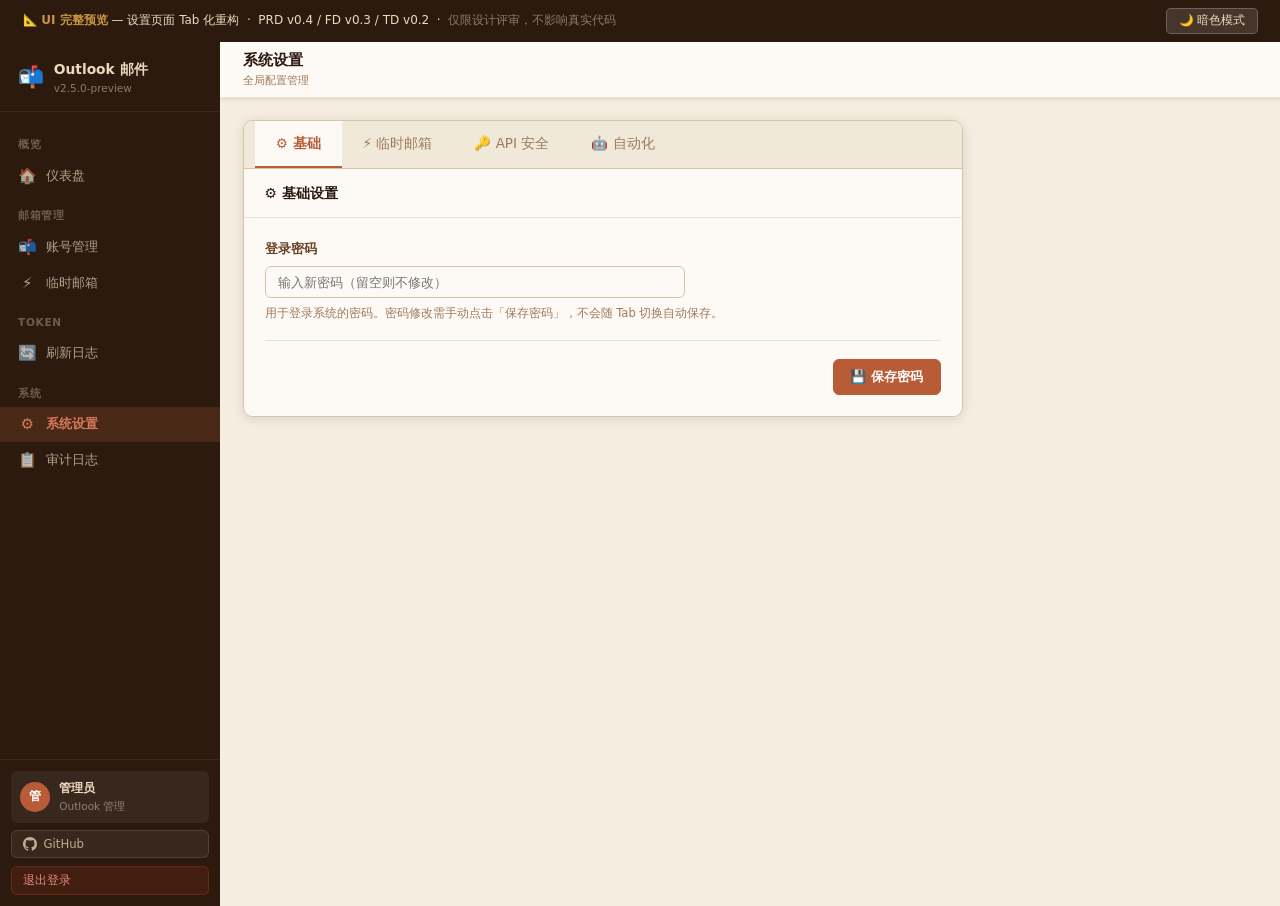
<file: docs/FD/2026-04-04-设置页面UI重构-完整预览.html>
<!DOCTYPE html>
<html lang="zh-CN">
<head>
<meta charset="UTF-8">
<meta name="viewport" content="width=device-width, initial-scale=1.0">
<title>设置页面 UI 重构完整预览 — PRD v0.4 / FD v0.3 / TD v0.2</title>
<style>
/* ============================================================
   设计系统：复刻项目真实 CSS 变量
   ============================================================ */
:root {
  --clr-primary:        #B85C38;
  --clr-primary-dark:   #8E3E22;
  --clr-primary-light:  #D4795A;
  --clr-accent:         #C8963E;
  --clr-jade:           #3A7D44;
  --clr-danger:         #C0392B;
  --clr-success:        #27AE60;
  --clr-warn:           #E67E22;

  --bg:                 #F5EDE0;
  --bg-card:            #FDFAF5;
  --bg-sidebar:         #2C1A0E;
  --bg-secondary:       #F0E8D8;
  --text:               #2C1810;
  --text-secondary:     #6B4226;
  --text-muted:         #9E7A5A;
  --border:             #D9C4A8;
  --border-light:       #EDE0CE;
  --bg-hover:           rgba(184,92,56,0.06);
  --shadow:             rgba(44, 24, 16, 0.12);

  --font-sans: 'PingFang SC', 'Noto Sans SC', 'Microsoft YaHei', system-ui, sans-serif;
  --font-mono: 'JetBrains Mono', Consolas, 'Courier New', monospace;
  --radius:     10px;
  --radius-sm:  6px;
  --transition: 0.22s ease;

  --sidebar-width: 220px;
  --topbar-height: 56px;
}

[data-theme="dark"] {
  --bg:             #1A1208;
  --bg-card:        #241A0F;
  --bg-secondary:   #1E1609;
  --text:           #EDD9BE;
  --text-secondary: #C9A97A;
  --text-muted:     #8C7058;
  --border:         #3D2C1E;
  --border-light:   #2E2014;
  --bg-hover:       rgba(184,92,56,0.1);
  --shadow:         rgba(0,0,0,0.4);
}

*, *::before, *::after { box-sizing: border-box; margin: 0; padding: 0; }
html { font-size: 15px; }
body {
  font-family: var(--font-sans);
  background: var(--bg);
  color: var(--text);
  min-height: 100vh;
  line-height: 1.6;
  transition: background 0.3s, color 0.3s;
}

/* ============================================================
   预览工具栏
   ============================================================ */
.preview-notice {
  background: var(--bg-sidebar);
  color: #EDD9BE;
  padding: 0.55rem 1.5rem;
  display: flex;
  align-items: center;
  justify-content: space-between;
  font-size: 0.8rem;
  position: sticky;
  top: 0;
  z-index: 9999;
}
.preview-notice strong { color: var(--clr-accent); }
.preview-notice-right { display: flex; gap: 0.6rem; align-items: center; }
.btn-toggle-theme {
  background: rgba(255,255,255,0.12);
  border: 1px solid rgba(255,255,255,0.22);
  color: #EDD9BE;
  padding: 0.28rem 0.75rem;
  border-radius: 5px;
  cursor: pointer;
  font-size: 0.78rem;
  font-family: inherit;
}
.btn-toggle-theme:hover { background: rgba(255,255,255,0.2); }

/* ============================================================
   应用外壳（模拟 #app）
   ============================================================ */
#app {
  display: flex;
  height: calc(100vh - 36px);
  overflow: hidden;
}

/* ============================================================
   侧边栏
   ============================================================ */
.sidebar {
  width: var(--sidebar-width);
  background: var(--bg-sidebar);
  display: flex;
  flex-direction: column;
  flex-shrink: 0;
  overflow-y: auto;
  overflow-x: hidden;
}
.sidebar-logo {
  display: flex;
  align-items: center;
  gap: 0.65rem;
  padding: 1.1rem 1.2rem 0.9rem;
  border-bottom: 1px solid rgba(255,255,255,0.06);
  color: #EDD9BE;
  font-weight: 700;
  font-size: 0.92rem;
}
.sidebar-logo .logo-mark { font-size: 1.4rem; }
.sidebar-logo small { display: block; font-size: 0.7rem; color: rgba(237,217,190,0.5); font-weight: 400; }
.sidebar-nav { flex: 1; padding: 0.75rem 0; }
.nav-section {
  font-size: 0.7rem;
  font-weight: 700;
  letter-spacing: 0.07em;
  color: rgba(237,217,190,0.35);
  padding: 0.9rem 1.2rem 0.35rem;
  text-transform: uppercase;
}
.nav-item {
  display: flex;
  align-items: center;
  gap: 0.6rem;
  width: 100%;
  padding: 0.58rem 1.2rem;
  background: none;
  border: none;
  color: rgba(237,217,190,0.7);
  font-family: inherit;
  font-size: 0.875rem;
  cursor: pointer;
  text-align: left;
  transition: background 0.18s, color 0.18s;
  border-radius: 0;
}
.nav-item:hover { background: rgba(255,255,255,0.07); color: #EDD9BE; }
.nav-item.active {
  background: rgba(184,92,56,0.22);
  color: var(--clr-primary-light);
  font-weight: 600;
}
.nav-icon { font-size: 1rem; width: 1.25rem; text-align: center; }
.sidebar-bottom {
  padding: 0.75rem;
  border-top: 1px solid rgba(255,255,255,0.06);
  display: flex;
  flex-direction: column;
  gap: 0.5rem;
}
.user-chip {
  display: flex;
  align-items: center;
  gap: 0.6rem;
  padding: 0.5rem 0.6rem;
  background: rgba(255,255,255,0.06);
  border-radius: var(--radius-sm);
}
.user-avatar {
  width: 30px; height: 30px;
  background: var(--clr-primary);
  border-radius: 50%;
  display: flex; align-items: center; justify-content: center;
  font-size: 0.8rem; font-weight: 700; color: #fff;
  flex-shrink: 0;
}
.user-chip-name { font-size: 0.82rem; font-weight: 600; color: #EDD9BE; }
.user-chip-role { font-size: 0.7rem; color: rgba(237,217,190,0.5); }
.btn-sidebar-action {
  display: flex; align-items: center; gap: 0.45rem;
  padding: 0.4rem 0.7rem;
  border-radius: var(--radius-sm);
  font-size: 0.78rem; font-family: inherit;
  cursor: pointer; border: 1px solid rgba(255,255,255,0.12);
  background: rgba(255,255,255,0.06); color: rgba(237,217,190,0.75);
  transition: all 0.18s;
}
.btn-sidebar-action:hover { background: rgba(255,255,255,0.12); color: #EDD9BE; }
.btn-logout { background: rgba(192,57,43,0.15); border-color: rgba(192,57,43,0.3); color: #E88A7D; }
.btn-logout:hover { background: rgba(192,57,43,0.25); }

/* ============================================================
   主内容区
   ============================================================ */
.content {
  flex: 1;
  display: flex;
  flex-direction: column;
  overflow: hidden;
  min-width: 0;
}
.topbar {
  height: var(--topbar-height);
  background: var(--bg-card);
  border-bottom: 1px solid var(--border-light);
  display: flex;
  align-items: center;
  justify-content: space-between;
  padding: 0 1.5rem;
  flex-shrink: 0;
  box-shadow: 0 1px 4px var(--shadow);
}
.topbar-left { display: flex; align-items: center; gap: 0.75rem; }
.topbar-title { font-size: 1rem; font-weight: 700; color: var(--text); }
.topbar-subtitle { font-size: 0.75rem; color: var(--text-muted); }
.page-scroll {
  flex: 1;
  overflow-y: auto;
  padding: 1.5rem;
}

/* ============================================================
   Card
   ============================================================ */
.card {
  background: var(--bg-card);
  border: 1px solid var(--border);
  border-radius: var(--radius);
  box-shadow: 0 2px 12px var(--shadow);
  margin-bottom: 1rem;
  overflow: hidden;
}
.card-header {
  padding: 0.85rem 1.4rem;
  border-bottom: 1px solid var(--border-light);
  display: flex;
  align-items: center;
  justify-content: space-between;
}
.card-title { font-size: 0.93rem; font-weight: 700; color: var(--text); }
.card-subtitle { font-size: 0.78rem; color: var(--text-muted); }
.card-body { padding: 1.4rem; }

/* ============================================================
   设置页面整体容器
   ============================================================ */
.settings-page {
  max-width: 720px;
}

/* ============================================================
   Tab 导航 — 作为内容卡片的头部（文件夹标签隐喻）
   ============================================================ */

/* 外层容器：Tab导航 + 内容区 合为一个卡片 */
.settings-card-shell {
  background: var(--bg-card);
  border: 1px solid var(--border);
  border-radius: var(--radius);
  box-shadow: 0 2px 12px var(--shadow);
  overflow: hidden;
}

/* Tab 导航栏（卡片头部） */
.settings-tab-nav {
  display: flex;
  border-bottom: 1px solid var(--border);
  overflow-x: auto;
  overflow-y: hidden;   /* 修复：防止出现垂直滚动条 */
  gap: 0;
  background: var(--bg-secondary);
  padding: 0 0.75rem;
  /* 不设置固定高度，由内容自然撑开 */
}
/* 隐藏水平滚动条（保留功能） */
.settings-tab-nav::-webkit-scrollbar { height: 0; }

.settings-tab {
  padding: 0.88rem 1.4rem;
  background: none;
  border: none;
  border-bottom: 3px solid transparent;
  margin-bottom: -1px;   /* 盖住下方边框线，制造连通感 */
  font-size: 0.9rem;
  font-weight: 500;
  color: var(--text-muted);
  cursor: pointer;
  position: relative;
  white-space: nowrap;
  transition: color 0.2s, background 0.2s, border-color 0.2s;
  font-family: inherit;
  display: flex;
  align-items: center;
  gap: 0.45rem;
  flex-shrink: 0;
}
.settings-tab:hover {
  color: var(--text);
  background: rgba(184,92,56,0.05);
}
.settings-tab.active {
  color: var(--clr-primary);
  font-weight: 700;
  border-bottom-color: var(--clr-primary);
  background: var(--bg-card);   /* 激活时背景与内容区一致，制造"翻开"效果 */
}

/* 保存中小圆点 — 明显的黄色，有含义 */
.settings-tab .saving-dot {
  width: 7px; height: 7px;
  border-radius: 50%;
  background: var(--clr-warn);
  display: none;
  animation: pulse-dot 0.8s ease infinite;
  flex-shrink: 0;
}
.settings-tab.saving .saving-dot { display: inline-block; }
/* 保存成功圆点 — 绿色短暂闪烁 */
.settings-tab .saving-dot.done {
  background: var(--clr-success);
  animation: none;
  display: inline-block;
}
@keyframes pulse-dot {
  0%, 100% { opacity: 1; transform: scale(1.1); }
  50%  { opacity: 0.45; transform: scale(0.65); }
}

/* Tab 内容区（在 shell 内，无额外 padding，由 card-body 控制） */
.settings-tab-body {
  padding: 0;
}

/* ============================================================
   Tab 内容（在 shell 内部）
   ============================================================ */
.settings-tab-pane { display: none; }
.settings-tab-pane.active { display: block; }

/* Tab 内的卡片：去掉外部 box-shadow 和 border，改用 divider 分割 */
.settings-tab-pane .card {
  border: none;
  box-shadow: none;
  border-radius: 0;
  margin-bottom: 0;
  border-bottom: 1px solid var(--border-light);
}
.settings-tab-pane .card:last-child {
  border-bottom: none;
}
/* 避免 shell 内卡片顶部 header 与 tab-nav 底部出现双重分割线 */
.settings-tab-pane .card:first-child .card-header {
  border-top: none;
}

/* ============================================================
   表单样式
   ============================================================ */
.form-group { margin-bottom: 1.2rem; }
.form-label {
  display: block;
  font-size: 0.87rem;
  font-weight: 600;
  color: var(--text-secondary);
  margin-bottom: 0.42rem;
}
.form-input {
  width: 100%;
  padding: 0.52rem 0.85rem;
  border: 1px solid var(--border);
  border-radius: var(--radius-sm);
  background: var(--bg-card);
  color: var(--text);
  font-size: 0.88rem;
  font-family: inherit;
  transition: border-color 0.2s, box-shadow 0.2s;
  outline: none;
}
.form-input:focus {
  border-color: var(--clr-primary-light);
  box-shadow: 0 0 0 3px rgba(184,92,56,0.11);
}
textarea.form-input {
  resize: vertical;
  font-family: var(--font-mono);
  font-size: 0.83rem;
}
.form-input.narrow { max-width: 420px; }
.form-input.xnarrow { max-width: 120px; }
.form-input[type="number"].xnarrow { width: 120px; }
.form-hint {
  font-size: 0.77rem;
  color: var(--text-muted);
  margin-top: 0.38rem;
}

/* ============================================================
   只读字段
   ============================================================ */
.readonly-wrap { position: relative; }
.readonly-badge {
  position: absolute;
  right: 10px;
  top: 50%;
  transform: translateY(-50%);
  font-size: 0.8rem;
  color: var(--text-muted);
  pointer-events: none;
}
.form-input.readonly-field {
  background: var(--bg-secondary) !important;
  border-color: var(--border-light) !important;
  color: var(--text-muted);
  cursor: not-allowed;
  padding-right: 2.2rem;
}
textarea.readonly-field { padding-right: 0.85rem; }
.readonly-hint {
  font-size: 0.76rem;
  color: var(--clr-jade);
  margin-top: 0.32rem;
  display: flex;
  align-items: center;
  gap: 0.3rem;
}

/* ============================================================
   Provider 单选卡片
   ============================================================ */
.provider-radio-group {
  display: flex;
  gap: 0.85rem;
  flex-wrap: wrap;
}
.provider-radio { flex: 1; min-width: 210px; cursor: pointer; }
.provider-radio input[type="radio"] { display: none; }
.provider-radio-label {
  display: flex;
  align-items: center;
  gap: 0.8rem;
  padding: 0.9rem 1.1rem;
  border: 2px solid var(--border);
  border-radius: var(--radius);
  background: var(--bg-card);
  transition: border-color 0.2s, background 0.2s;
  cursor: pointer;
  user-select: none;
}
.provider-radio-label:hover {
  border-color: var(--clr-primary-light);
  background: var(--bg-hover);
}
.provider-radio input[type="radio"]:checked + .provider-radio-label {
  border-color: var(--clr-primary);
  background: rgba(184,92,56,0.05);
  box-shadow: 0 0 0 3px rgba(184,92,56,0.10);
}
.provider-radio-dot {
  width: 17px; height: 17px;
  border-radius: 50%;
  border: 2px solid var(--border);
  flex-shrink: 0;
  display: flex; align-items: center; justify-content: center;
  transition: border-color 0.2s;
}
.provider-radio input[type="radio"]:checked + .provider-radio-label .provider-radio-dot {
  border-color: var(--clr-primary);
  background: var(--clr-primary);
  box-shadow: inset 0 0 0 3px var(--bg-card);
}
.provider-radio-info { display: flex; flex-direction: column; }
.provider-name { font-size: 0.9rem; font-weight: 700; color: var(--text); }
.provider-desc { font-size: 0.76rem; color: var(--text-muted); margin-top: 0.12rem; }

/* ============================================================
   按钮
   ============================================================ */
.btn {
  display: inline-flex; align-items: center; gap: 0.38rem;
  padding: 0.52rem 1.1rem;
  border-radius: var(--radius-sm);
  font-size: 0.87rem; font-weight: 600;
  border: 1px solid transparent;
  cursor: pointer;
  transition: all 0.2s;
  font-family: inherit;
}
.btn-primary { background: var(--clr-primary); color: #fff; border-color: var(--clr-primary); }
.btn-primary:hover { background: var(--clr-primary-dark); border-color: var(--clr-primary-dark); }
.btn-primary:disabled { opacity: 0.6; cursor: not-allowed; }
.btn-secondary { background: var(--bg-card); color: var(--clr-primary); border-color: var(--border); }
.btn-secondary:hover { border-color: var(--clr-primary-light); background: var(--bg-hover); }
.btn-outline { background: transparent; color: var(--text-muted); border-color: var(--border); }
.btn-outline:hover { color: var(--text); border-color: var(--border); background: var(--bg-hover); }
.btn-sm { padding: 0.35rem 0.78rem; font-size: 0.8rem; }

/* ============================================================
   同步状态
   ============================================================ */
.sync-status {
  display: flex; align-items: center; gap: 0.5rem;
  padding: 0.55rem 0.9rem;
  background: rgba(58,125,68,0.08);
  border: 1px solid rgba(58,125,68,0.25);
  border-radius: var(--radius-sm);
  font-size: 0.8rem; color: var(--clr-jade);
  margin-bottom: 0.9rem;
}

/* ============================================================
   自动保存提示条（toast 风格）
   ============================================================ */
.autosave-toast {
  position: fixed;
  top: 64px;
  left: 50%;
  transform: translateX(-50%) translateY(-8px);
  z-index: 9999;
  min-width: 280px;
  padding: 0.65rem 1.2rem;
  background: rgba(200,150,62,0.12);
  border: 1px solid rgba(200,150,62,0.35);
  border-radius: var(--radius-sm);
  font-size: 0.82rem;
  color: var(--clr-accent);
  display: flex; align-items: center; gap: 0.6rem;
  box-shadow: 0 4px 20px rgba(0,0,0,0.12);
  animation: slideDown 0.22s ease forwards;
}
.autosave-toast.error {
  background: rgba(192,57,43,0.09);
  border-color: rgba(192,57,43,0.28);
  color: var(--clr-danger);
}
@keyframes slideDown {
  from { opacity: 0; transform: translateX(-50%) translateY(-16px); }
  to   { opacity: 1; transform: translateX(-50%) translateY(0); }
}

/* ============================================================
   分隔线 / 子标题
   ============================================================ */
.divider { border: none; border-top: 1px solid var(--border-light); margin: 1.25rem 0; }
.section-title {
  font-size: 0.88rem; font-weight: 700; color: var(--text-muted);
  margin-bottom: 0.9rem;
  display: flex; align-items: center; gap: 0.45rem;
}
.section-block {
  padding: 1rem 1.1rem;
  background: var(--bg-secondary);
  border-radius: var(--radius-sm);
  border: 1px solid var(--border-light);
  margin-top: 0.75rem;
}

/* ============================================================
   保存栏
   ============================================================ */
.save-bar {
  display: flex; justify-content: flex-end; gap: 0.65rem;
  padding-top: 1.2rem;
  border-top: 1px solid var(--border-light);
  margin-top: 1.2rem;
}

/* ============================================================
   内联行布局
   ============================================================ */
.inline-row { display: flex; align-items: center; gap: 0.65rem; }
.unit-label { font-size: 0.85rem; color: var(--text-muted); font-weight: 500; white-space: nowrap; }

/* ============================================================
   Cron 样例按钮网格
   ============================================================ */
.cron-grid {
  display: grid;
  grid-template-columns: repeat(auto-fill, minmax(150px, 1fr));
  gap: 0.5rem;
}

/* ============================================================
   折叠内容区
   ============================================================ */
.collapsible { overflow: hidden; transition: max-height 0.3s ease; }
</style>
</head>
<body>

<!-- 预览工具栏 -->
<div class="preview-notice">
  <div>📐 <strong>UI 完整预览</strong> — 设置页面 Tab 化重构 &nbsp;·&nbsp; PRD v0.4 / FD v0.3 / TD v0.2 &nbsp;·&nbsp; <span style="opacity:0.5;">仅限设计评审，不影响真实代码</span></div>
  <div class="preview-notice-right">
    <button class="btn-toggle-theme" onclick="toggleTheme()" id="themeBtn">🌙 暗色模式</button>
  </div>
</div>

<!-- 应用外壳 -->
<div id="app">

  <!-- ===== 侧边栏 ===== -->
  <aside class="sidebar">
    <div class="sidebar-logo">
      <div class="logo-mark">📬</div>
      <div>
        <span>Outlook 邮件</span>
        <small>v2.5.0-preview</small>
      </div>
    </div>

    <nav class="sidebar-nav">
      <div class="nav-section">概览</div>
      <button class="nav-item" onclick="fakeNav(this, '仪表盘', '系统概览')">
        <span class="nav-icon">🏠</span><span>仪表盘</span>
      </button>

      <div class="nav-section">邮箱管理</div>
      <button class="nav-item" onclick="fakeNav(this, '账号管理', '管理 Outlook 账号')">
        <span class="nav-icon">📬</span><span>账号管理</span>
      </button>
      <button class="nav-item" onclick="fakeNav(this, '临时邮箱', '管理临时邮箱')">
        <span class="nav-icon">⚡</span><span>临时邮箱</span>
      </button>

      <div class="nav-section">Token</div>
      <button class="nav-item" onclick="fakeNav(this, '刷新日志', 'Token 刷新历史')">
        <span class="nav-icon">🔄</span><span>刷新日志</span>
      </button>

      <div class="nav-section">系统</div>
      <button class="nav-item active" id="nav-settings" onclick="fakeNav(this, '系统设置', '全局配置管理')">
        <span class="nav-icon">⚙️</span><span>系统设置</span>
      </button>
      <button class="nav-item" onclick="fakeNav(this, '审计日志', '操作记录')">
        <span class="nav-icon">📋</span><span>审计日志</span>
      </button>
    </nav>

    <div class="sidebar-bottom">
      <div class="user-chip">
        <div class="user-avatar">管</div>
        <div>
          <div class="user-chip-name">管理员</div>
          <div class="user-chip-role">Outlook 管理</div>
        </div>
      </div>
      <button class="btn-sidebar-action">
        <svg width="14" height="14" viewBox="0 0 16 16" fill="currentColor"><path d="M8 0C3.58 0 0 3.58 0 8c0 3.54 2.29 6.53 5.47 7.59.4.07.55-.17.55-.38 0-.19-.01-.82-.01-1.49-2.01.37-2.53-.49-2.69-.94-.09-.23-.48-.94-.82-1.13-.28-.15-.68-.52-.01-.53.63-.01 1.08.58 1.23.82.72 1.21 1.87.87 2.33.66.07-.52.28-.87.51-1.07-1.78-.2-3.64-.89-3.64-3.95 0-.87.31-1.59.82-2.15-.08-.2-.36-1.02.08-2.12 0 0 .67-.21 2.2.82.64-.18 1.32-.27 2-.27.68 0 1.36.09 2 .27 1.53-1.04 2.2-.82 2.2-.82.44 1.1.16 1.92.08 2.12.51.56.82 1.27.82 2.15 0 3.07-1.87 3.75-3.65 3.95.29.25.54.73.54 1.48 0 1.07-.01 1.93-.01 2.2 0 .21.15.46.55.38A8.013 8.013 0 0016 8c0-4.42-3.58-8-8-8z"/></svg>
        GitHub
      </button>
      <button class="btn-sidebar-action btn-logout">退出登录</button>
    </div>
  </aside>

  <!-- ===== 主内容区 ===== -->
  <div class="content">
    <!-- Topbar -->
    <header class="topbar">
      <div class="topbar-left">
        <div>
          <div class="topbar-title" id="topbarTitle">系统设置</div>
          <div class="topbar-subtitle" id="topbarSubtitle">全局配置管理</div>
        </div>
      </div>
      <div style="font-size:0.78rem;color:var(--text-muted);">
        <!-- 右侧操作区占位 -->
      </div>
    </header>

    <!-- 页面内容 -->
    <div class="page-scroll">
      <div class="settings-page">

        <div class="settings-card-shell">

        <!-- Tab 导航 -->
        <div class="settings-tab-nav">
          <button class="settings-tab active" id="stab-basic" onclick="switchSettingsTab('basic', this)">
            ⚙️ 基础
            <span class="saving-dot"></span>
          </button>
          <button class="settings-tab" id="stab-temp-mail" onclick="switchSettingsTab('temp-mail', this)">
            ⚡ 临时邮箱
            <span class="saving-dot"></span>
          </button>
          <button class="settings-tab" id="stab-api-security" onclick="switchSettingsTab('api-security', this)">
            🔑 API 安全
            <span class="saving-dot"></span>
          </button>
          <button class="settings-tab" id="stab-automation" onclick="switchSettingsTab('automation', this)">
            🤖 自动化
            <span class="saving-dot"></span>
          </button>
        </div>

        <!-- ==========================================
             Tab 1: 基础设置
        ========================================== -->
        <div class="settings-tab-pane active" id="stab-pane-basic">
          <div class="settings-tab-body">
            <div class="card">
              <div class="card-header">
                <div class="card-title">⚙️ 基础设置</div>
              </div>
              <div class="card-body">
                <div class="form-group">
                  <label class="form-label" for="settingsPassword">登录密码</label>
                  <input type="password" class="form-input narrow" id="settingsPassword" placeholder="输入新密码（留空则不修改）">
                  <div class="form-hint">用于登录系统的密码。密码修改需手动点击「保存密码」，不会随 Tab 切换自动保存。</div>
                </div>
                <div class="save-bar">
                  <button class="btn btn-primary" onclick="simulateSavePassword(this)">💾 保存密码</button>
                </div>
              </div>
            </div>
          </div>
        </div>

        <!-- ==========================================
             Tab 2: 临时邮箱
        ========================================== -->
        <div class="settings-tab-pane" id="stab-pane-temp-mail">
          <div class="settings-tab-body">

          <!-- Provider 选择卡 -->
          <div class="card">
            <div class="card-body" style="padding-bottom:1.1rem;">
              <div class="form-group" style="margin-bottom:0;">
                <label class="form-label">全局临时邮箱 Provider</label>
                <div class="form-hint" style="margin-bottom:0.8rem;">
                  决定 external API 和其他未明确指定 provider 的操作所使用的来源。生成邮箱时可在临时邮箱页面独立选择。
                </div>
                <div class="provider-radio-group">
                  <label class="provider-radio">
                    <input type="radio" name="settingsTempMailProvider" value="legacy_bridge" onchange="onProviderChange('legacy_bridge')">
                    <span class="provider-radio-label">
                      <span class="provider-radio-dot"></span>
                      <span class="provider-radio-info">
                        <span class="provider-name">🔧 GPTMail (Legacy Bridge)</span>
                        <span class="provider-desc">自建域名临时邮箱，手动配置 API 服务</span>
                      </span>
                    </span>
                  </label>
                  <label class="provider-radio">
                    <input type="radio" name="settingsTempMailProvider" value="cloudflare_temp_mail" checked onchange="onProviderChange('cloudflare_temp_mail')">
                    <span class="provider-radio-label">
                      <span class="provider-radio-dot"></span>
                      <span class="provider-radio-info">
                        <span class="provider-name">☁ Cloudflare Temp Mail</span>
                        <span class="provider-desc">CF Worker 部署的临时邮箱，域名从 Worker 同步</span>
                      </span>
                    </span>
                  </label>
                </div>
              </div>
            </div>
          </div>

          <!-- GPTMail 配置面板 -->
          <div class="card" id="panel-gptmail" style="display:none;">
            <div class="card-header">
              <div class="card-title">🔧 GPTMail 配置</div>
              <div class="card-subtitle">Legacy Bridge — 与 CF Worker 独立，互不覆盖</div>
            </div>
            <div class="card-body">
              <div class="form-group">
                <label class="form-label" for="settingsTempMailApiBaseUrl">API Base URL</label>
                <input type="text" class="form-input" id="settingsTempMailApiBaseUrl" value="https://gptmail.example.com" placeholder="https://mail.example.com">
                <div class="form-hint">上游临时邮箱服务地址，留空则使用默认配置。</div>
              </div>
              <div class="form-group">
                <label class="form-label" for="settingsTempMailApiKey">API Key</label>
                <input type="password" class="form-input narrow" id="settingsTempMailApiKey" value="sk-****abcd" placeholder="输入临时邮箱 API Key">
                <div class="form-hint">用于鉴权的 API Key。已设置时显示脱敏值，留空则不修改。</div>
              </div>
              <hr class="divider">
              <div class="form-group">
                <label class="form-label" for="settingsTempMailDomains">可用域名（JSON）</label>
                <textarea class="form-input" id="settingsTempMailDomains" rows="4">[
  {"name": "mail.example.com", "enabled": true},
  {"name": "temp.example.net", "enabled": true}
]</textarea>
                <div class="form-hint">手动维护的可用域名白名单。支持字符串数组或 {name, enabled} 对象数组。</div>
              </div>
              <div class="form-group">
                <label class="form-label" for="settingsTempMailDefaultDomain">默认域名</label>
                <input type="text" class="form-input narrow" id="settingsTempMailDefaultDomain" value="mail.example.com" placeholder="mail.example.com">
              </div>
              <div class="form-group">
                <label class="form-label" for="settingsTempMailPrefixRules">前缀规则（JSON）</label>
                <textarea class="form-input" id="settingsTempMailPrefixRules" rows="4">{
  "min_length": 1,
  "max_length": 32,
  "pattern": "^[a-z0-9][a-z0-9._-]*$"
}</textarea>
                <div class="form-hint">邮箱前缀格式校验规则，独立于 CF Worker 前缀规则单独保存。</div>
              </div>
              <div class="save-bar">
                <button class="btn btn-secondary btn-sm">重置</button>
                <button class="btn btn-primary" onclick="simulateAutoSave(this, 'temp-mail')">💾 保存设置</button>
              </div>
            </div>
          </div>

          <!-- CF Worker 配置面板 -->
          <div class="card" id="panel-cf">
            <div class="card-header">
              <div class="card-title">☁ Cloudflare Temp Email Worker 配置</div>
              <div class="card-subtitle">与 GPTMail 完全独立，互不覆盖</div>
            </div>
            <div class="card-body">

              <div class="form-group">
                <label class="form-label" for="settingsCfWorkerBaseUrl">CF Worker 部署地址</label>
                <input type="text" class="form-input" id="settingsCfWorkerBaseUrl" value="https://mail.yourname.workers.dev" placeholder="https://mail.yourname.workers.dev">
                <div class="form-hint">Cloudflare Worker 的部署 URL，不含尾部斜杠。</div>
              </div>
              <div class="form-group">
                <label class="form-label" for="settingsCfWorkerAdminKey">CF Worker Admin 密码</label>
                <input type="password" class="form-input narrow" id="settingsCfWorkerAdminKey" value="••••••••" placeholder="CF Worker 的 ADMIN_PASSWORDS 值" autocomplete="off">
                <div class="form-hint">对应 CF Worker 环境变量 ADMIN_PASSWORDS 中的密码值。</div>
              </div>

              <hr class="divider">

              <!-- 同步操作区 -->
              <div class="form-group">
                <button type="button" class="btn btn-secondary" id="btnSyncCfWorkerDomains" onclick="simulateCfSync()">
                  ☁ 从 CF Worker 同步域名
                </button>
                <div class="form-hint" style="margin-top:0.45rem;">
                  自动读取 CF Worker 的域名配置，同步至下方「已同步域名列表」和「默认域名」字段（只读展示）。
                </div>
              </div>

              <!-- 同步状态 -->
              <div class="sync-status" id="cfWorkerSyncTime">
                ✅ 上次同步：2026-04-04 14:30 — 已同步 3 个域名，默认：mail1.workers.dev
              </div>

              <!-- 只读：已同步域名 -->
              <div class="form-group">
                <label class="form-label">
                  已同步域名列表
                  <span style="font-size:0.74rem;color:var(--text-muted);font-weight:400;">（只读 — 由同步操作写入）</span>
                </label>
                <div class="readonly-wrap">
                  <textarea class="form-input readonly-field" id="settingsCfWorkerDomains" rows="4" readonly placeholder="尚未同步，点击「从 CF Worker 同步域名」获取">[
  {"name": "mail1.workers.dev", "enabled": true},
  {"name": "mail2.workers.dev", "enabled": true},
  {"name": "mail3.workers.dev", "enabled": true}
]</textarea>
                </div>
                <div class="readonly-hint">🔒 该字段由「从 CF Worker 同步域名」操作自动写入，不可手动修改</div>
              </div>

              <!-- 只读：默认域名 -->
              <div class="form-group">
                <label class="form-label">
                  默认域名
                  <span style="font-size:0.74rem;color:var(--text-muted);font-weight:400;">（只读 — 由同步操作写入）</span>
                </label>
                <div class="readonly-wrap">
                  <input type="text" class="form-input readonly-field narrow" id="settingsCfWorkerDefaultDomain" value="mail1.workers.dev" readonly placeholder="尚未同步">
                  <span class="readonly-badge">🔒</span>
                </div>
                <div class="readonly-hint">🔒 该字段由「从 CF Worker 同步域名」操作自动写入，不可手动修改</div>
              </div>

              <!-- 可编辑：CF Worker 前缀规则 -->
              <div class="form-group">
                <label class="form-label" for="settingsCfWorkerPrefixRules">前缀规则（JSON）</label>
                <textarea class="form-input" id="settingsCfWorkerPrefixRules" rows="4">{
  "min_length": 1,
  "max_length": 32,
  "pattern": "^[a-z0-9][a-z0-9._-]*$"
}</textarea>
                <div class="form-hint">CF Worker 邮箱前缀格式校验规则，独立于 GPTMail 的前缀规则单独保存。</div>
              </div>

              <div class="save-bar">
                <button class="btn btn-secondary btn-sm">重置</button>
                <button class="btn btn-primary" onclick="simulateAutoSave(this, 'temp-mail')">💾 保存设置</button>
              </div>
            </div>
          </div>

        </div><!-- /settings-tab-body -->
        </div><!-- /tab-pane temp-mail -->

        <!-- ==========================================
             Tab 3: API 安全
        ========================================== -->
        <div class="settings-tab-pane" id="stab-pane-api-security">
          <div class="settings-tab-body">

          <!-- 对外开放 API -->
          <div class="card">
            <div class="card-header">
              <div class="card-title">🔑 对外开放 API</div>
            </div>
            <div class="card-body">
              <div class="form-group">
                <label class="form-label" for="settingsExternalApiKey">对外开放 API Key</label>
                <input type="password" class="form-input narrow" id="settingsExternalApiKey" value="sk-****efgh" placeholder="用于 /api/external/* 的 X-API-Key" autocomplete="off">
                <div class="form-hint">用于对外开放接口鉴权（请求头：X-API-Key）。如需禁用对外开放接口，可清空后保存。</div>
              </div>
              <div class="form-group">
                <label class="form-label" for="settingsExternalApiKeysJson">对外开放 API 多 Key 配置（JSON）</label>
                <textarea class="form-input" id="settingsExternalApiKeysJson" rows="8">[
  {
    "name": "partner-a",
    "api_key": "••••••••",
    "enabled": true,
    "allowed_emails": ["user@example.com"]
  }
]</textarea>
                <div class="form-hint">用于按调用方维护多个 Key、邮箱范围授权和启停状态。保留已有脱敏 api_key 表示不修改该 Key；清空后保存表示清空全部多 Key。</div>
              </div>
            </div>
          </div>

          <!-- 公网安全配置 -->
          <div class="card">
            <div class="card-header">
              <div class="card-title">🛡️ 公网安全配置（P1）</div>
            </div>
            <div class="card-body">

              <div class="form-group">
                <label style="display:flex;align-items:center;gap:8px;cursor:pointer;">
                  <input type="checkbox" id="externalApiPublicMode" onchange="togglePublicModePanel(this)">
                  <span class="form-label" style="margin:0;">启用公网模式</span>
                </label>
                <div class="form-hint">关闭时（默认）仅做 API Key 鉴权；开启后额外启用 IP 白名单、限流、高风险端点禁用等安全策略。</div>
              </div>

              <!-- 公网模式扩展项 -->
              <div id="publicModePanel" style="display:none;">
                <hr class="divider">
                <div class="form-group">
                  <label class="form-label" for="externalApiIpWhitelist">IP 白名单 <span style="font-size:0.74rem;color:var(--text-muted);font-weight:400;">（仅公网模式生效，留空则不限制）</span></label>
                  <textarea class="form-input" id="externalApiIpWhitelist" rows="3" placeholder="每行一个 IP 或 CIDR，如 192.168.1.0/24" style="font-family:var(--font-mono);font-size:0.83rem;"></textarea>
                  <div class="form-hint">支持精确 IP 和 CIDR 格式，每行一个，保存时自动转为 JSON 数组。</div>
                </div>
                <div class="form-group">
                  <label class="form-label" for="externalApiRateLimit">每分钟每 IP 限流 <span style="font-size:0.74rem;color:var(--text-muted);font-weight:400;">（仅公网模式生效）</span></label>
                  <div class="inline-row">
                    <input type="number" class="form-input xnarrow" id="externalApiRateLimit" min="1" max="10000" value="60">
                    <span class="unit-label">次 / 分钟</span>
                  </div>
                  <div class="form-hint">每个 IP 每分钟最大请求数（默认 60）。</div>
                </div>
                <div class="form-group">
                  <label style="display:flex;align-items:center;gap:8px;cursor:pointer;">
                    <input type="checkbox" id="externalApiDisableRaw">
                    <span class="form-label" style="margin:0;">禁用 raw（原始内容）端点</span>
                  </label>
                  <div class="form-hint">公网模式下建议禁用，防止泄露完整邮件原文。</div>
                </div>
                <div class="form-group">
                  <label style="display:flex;align-items:center;gap:8px;cursor:pointer;">
                    <input type="checkbox" id="externalApiDisableWait">
                    <span class="form-label" style="margin:0;">禁用 wait-message（等待新邮件）端点</span>
                  </label>
                  <div class="form-hint">公网模式下建议禁用，防止长连接资源耗尽（Slowloris 风险）。</div>
                </div>
              </div>

              <!-- External Pool 区块 -->
              <hr class="divider">
              <div class="section-title">📦 External Pool</div>
              <div class="form-group">
                <label style="display:flex;align-items:center;gap:8px;cursor:pointer;">
                  <input type="checkbox" id="poolExternalEnabled">
                  <span class="form-label" style="margin:0;">启用 external pool 端点</span>
                </label>
                <div class="form-hint">开启后才允许调用 /api/external/pool/*。仅设置对外 API Key 不会自动开启邮箱池对外接口。</div>
              </div>
              <div class="form-group">
                <label style="display:flex;align-items:center;gap:8px;cursor:pointer;">
                  <input type="checkbox" id="externalApiDisablePoolClaimRandom">
                  <span class="form-label" style="margin:0;">禁用 pool claim-random</span>
                </label>
                <div class="form-hint">关闭后可供外部调用随机领取邮箱池账号。</div>
              </div>
              <div class="form-group">
                <label style="display:flex;align-items:center;gap:8px;cursor:pointer;">
                  <input type="checkbox" id="externalApiDisablePoolClaimRelease">
                  <span class="form-label" style="margin:0;">禁用 pool claim-release</span>
                </label>
                <div class="form-hint">关闭后可供外部调用释放已领取账号。</div>
              </div>
              <div class="form-group">
                <label style="display:flex;align-items:center;gap:8px;cursor:pointer;">
                  <input type="checkbox" id="externalApiDisablePoolClaimComplete">
                  <span class="form-label" style="margin:0;">禁用 pool claim-complete</span>
                </label>
                <div class="form-hint">关闭后可供外部调用领取完成/回写结果。</div>
              </div>
              <div class="form-group" style="margin-bottom:0;">
                <label style="display:flex;align-items:center;gap:8px;cursor:pointer;">
                  <input type="checkbox" id="externalApiDisablePoolStats">
                  <span class="form-label" style="margin:0;">禁用 pool stats</span>
                </label>
                <div class="form-hint">关闭后可供外部读取邮箱池统计信息。</div>
              </div>

              <div class="save-bar">
                <button class="btn btn-primary" onclick="simulateAutoSave(this, 'api-security')">💾 保存设置</button>
              </div>
            </div>
          </div>

        </div><!-- /settings-tab-body -->
        </div><!-- /tab-pane api-security -->

        <!-- ==========================================
             Tab 4: 自动化
        ========================================== -->
        <div class="settings-tab-pane" id="stab-pane-automation">
          <div class="settings-tab-body">

          <!-- Token 刷新 -->
          <div class="card">
            <div class="card-header">
              <div class="card-title">🔄 Token 刷新设置</div>
            </div>
            <div class="card-body">
              <div class="form-group">
                <label style="display:flex;align-items:center;gap:8px;cursor:pointer;">
                  <input type="checkbox" id="enableScheduledRefresh" checked>
                  <span class="form-label" style="margin:0;">启用定时刷新</span>
                </label>
                <div class="form-hint">关闭后将不会自动执行定时刷新任务。</div>
              </div>
              <div class="form-group">
                <label class="form-label">刷新策略</label>
                <div style="display:flex;gap:16px;margin-bottom:4px;">
                  <label style="display:flex;align-items:center;gap:6px;cursor:pointer;">
                    <input type="radio" name="refreshStrategy" value="days" checked onchange="toggleRefreshStrategy(this.value)">
                    <span style="font-size:0.87rem;">按天数</span>
                  </label>
                  <label style="display:flex;align-items:center;gap:6px;cursor:pointer;">
                    <input type="radio" name="refreshStrategy" value="cron" onchange="toggleRefreshStrategy(this.value)">
                    <span style="font-size:0.87rem;">Cron 表达式</span>
                  </label>
                </div>
              </div>
              <!-- 按天数 -->
              <div id="daysStrategyContainer">
                <div class="form-group">
                  <label class="form-label" for="refreshIntervalDays">定时刷新周期 <span style="font-size:0.74rem;color:var(--text-muted);font-weight:400;">（每隔 X 天自动刷新所有账号）</span></label>
                  <div class="inline-row">
                    <input type="number" class="form-input xnarrow" id="refreshIntervalDays" min="1" max="90" value="30">
                    <span class="unit-label">天</span>
                  </div>
                  <div class="form-hint">建议设置为 30 天，防止 Token 因 90 天不使用而过期。</div>
                </div>
              </div>
              <!-- Cron 表达式 -->
              <div id="cronStrategyContainer" style="display:none;">
                <div class="form-group">
                  <label class="form-label" for="refreshCron">Cron 表达式</label>
                  <input type="text" class="form-input narrow" id="refreshCron" placeholder="0 2 * * *" value="0 2 * * *">
                  <div class="form-hint">格式：分 时 日 月 星期（例如：0 2 * * * 表示每天凌晨 2:00）</div>
                </div>
                <div class="form-group">
                  <label class="form-label">常用样例</label>
                  <div class="cron-grid">
                    <button class="btn btn-sm btn-secondary" onclick="selectCronPreset('0 2 * * *')">每天凌晨 2:00</button>
                    <button class="btn btn-sm btn-secondary" onclick="selectCronPreset('0 2 * * 1')">每周一凌晨 2:00</button>
                    <button class="btn btn-sm btn-secondary" onclick="selectCronPreset('0 2 1 * *')">每月 1 号凌晨 2:00</button>
                    <button class="btn btn-sm btn-secondary" onclick="selectCronPreset('0 2 */3 * *')">每 3 天凌晨 2:00</button>
                    <button class="btn btn-sm btn-secondary" onclick="selectCronPreset('0 */12 * * *')">每 12 小时</button>
                  </div>
                </div>
                <div class="form-group">
                  <button class="btn btn-outline btn-sm" onclick="validateCronPreview()">验证表达式</button>
                  <div id="cronValidationResult" style="margin-top:8px;font-size:0.82rem;"></div>
                </div>
              </div>
              <div class="form-group" style="margin-bottom:0;">
                <label class="form-label" for="refreshDelaySeconds">邮箱间刷新间隔 <span style="font-size:0.74rem;color:var(--text-muted);font-weight:400;">（每个邮箱刷新之间的等待时间）</span></label>
                <div class="inline-row">
                  <input type="number" class="form-input xnarrow" id="refreshDelaySeconds" min="0" max="60" value="5">
                  <span class="unit-label">秒</span>
                </div>
                <div class="form-hint">建议设置为 5-10 秒，避免频繁请求触发 API 限流。</div>
              </div>
            </div>
          </div>

          <!-- 自动轮询 -->
          <div class="card">
            <div class="card-header">
              <div class="card-title">🔔 自动轮询设置</div>
            </div>
            <div class="card-body">
              <div class="form-group">
                <label style="display:flex;align-items:center;gap:8px;cursor:pointer;">
                  <input type="checkbox" id="enableAutoPolling">
                  <span class="form-label" style="margin:0;">启用自动轮询</span>
                </label>
                <div class="form-hint">开启后自动检查当前账号是否有新邮件。</div>
              </div>
              <div class="form-group">
                <label class="form-label" for="pollingInterval">轮询间隔 <span style="font-size:0.74rem;color:var(--text-muted);font-weight:400;">（检查新邮件的时间间隔）</span></label>
                <div class="inline-row">
                  <input type="number" class="form-input xnarrow" id="pollingInterval" min="3" max="300" value="10">
                  <span class="unit-label">秒</span>
                </div>
                <div class="form-hint">范围：3-300 秒，建议设置为 5-30 秒。</div>
              </div>
              <div class="form-group" style="margin-bottom:0;">
                <label class="form-label" for="pollingCount">轮询次数 <span style="font-size:0.74rem;color:var(--text-muted);font-weight:400;">（最多轮询多少次后停止）</span></label>
                <div class="inline-row">
                  <input type="number" class="form-input xnarrow" id="pollingCount" min="0" max="100" value="5">
                  <span class="unit-label">次（0 = 持续）</span>
                </div>
                <div class="form-hint">范围：0-100 次，设置为 0 表示持续轮询。</div>
              </div>
            </div>
          </div>

          <!-- Email 通知 -->
          <div class="card">
            <div class="card-header">
              <div class="card-title">✉️ Email 通知</div>
            </div>
            <div class="card-body">
              <div class="form-group">
                <label style="display:flex;align-items:center;gap:8px;cursor:pointer;">
                  <input type="checkbox" id="emailNotificationEnabled">
                  <span class="form-label" style="margin:0;">启用 Email 通知</span>
                </label>
                <div class="form-hint">这里只配置 Email 通知通道。普通邮箱需在账号列表开启通知后才会通过 Email 发送。启用后仅从新到达的邮件开始通知。</div>
              </div>
              <div class="form-group">
                <label class="form-label" for="emailNotificationRecipient">接收通知邮箱</label>
                <input type="email" class="form-input narrow" id="emailNotificationRecipient" placeholder="输入接收通知的邮箱地址">
                <div class="form-hint">这里只配置 Email 渠道的接收邮箱，不会让所有普通邮箱自动发送。</div>
              </div>
              <div class="form-group" style="margin-bottom:0;">
                <button class="btn btn-outline btn-sm" onclick="simulateTestNotify('email')">📨 发送测试邮件</button>
                <div class="form-hint">按「先保存，再测试」处理；成功语义为「请求已提交，请检查收件箱」。</div>
              </div>
            </div>
          </div>

          <!-- Telegram 通知 -->
          <div class="card">
            <div class="card-header">
              <div class="card-title">📬 Telegram 通知</div>
            </div>
            <div class="card-body">
              <div class="form-group">
                <label class="form-label" for="telegramBotToken">Bot Token <span style="font-size:0.74rem;color:var(--text-muted);font-weight:400;">（从 @BotFather 获取）</span></label>
                <input type="password" class="form-input" id="telegramBotToken" placeholder="输入 Bot Token" autocomplete="off">
                <div class="form-hint">这里只配置 Telegram 通知通道。格式：1234567890:AAxxxxxx（留空则禁用推送）。</div>
              </div>
              <div class="form-group">
                <label class="form-label" for="telegramChatId">Chat ID <span style="font-size:0.74rem;color:var(--text-muted);font-weight:400;">（接收推送的用户/群组 ID）</span></label>
                <input type="text" class="form-input" id="telegramChatId" placeholder="输入 Chat ID" style="max-width:300px;">
                <div class="form-hint">可用 @userinfobot 获取你的 Chat ID。</div>
              </div>
              <div class="form-group">
                <label class="form-label" for="telegramPollInterval">轮询间隔 <span style="font-size:0.74rem;color:var(--text-muted);font-weight:400;">（检查新邮件的时间间隔）</span></label>
                <div class="inline-row">
                  <input type="number" class="form-input xnarrow" id="telegramPollInterval" min="10" max="86400" value="600">
                  <span class="unit-label">秒</span>
                </div>
                <div class="form-hint">范围：10-86400 秒，默认 600 秒（10 分钟）。</div>
              </div>
              <div class="form-group" style="margin-bottom:0;">
                <button class="btn btn-outline btn-sm" onclick="simulateTestNotify('telegram')">📨 发送测试消息</button>
                <div class="form-hint">验证当前 Telegram 通知通道是否配置正确。</div>
              </div>

              <div class="save-bar">
                <button class="btn btn-primary" onclick="simulateAutoSave(this, 'automation')">💾 保存设置</button>
              </div>
            </div>
          </div>

        </div><!-- /settings-tab-body -->
        </div><!-- /tab-pane automation -->

        </div><!-- /settings-card-shell -->

      </div><!-- /settings-page -->
    </div><!-- /page-scroll -->
  </div><!-- /content -->

</div><!-- /#app -->

<script>
/* ============================================================
   主题切换
   ============================================================ */
function toggleTheme() {
  const html = document.documentElement;
  const isDark = html.getAttribute('data-theme') === 'dark';
  html.setAttribute('data-theme', isDark ? '' : 'dark');
  document.getElementById('themeBtn').textContent = isDark ? '🌙 暗色模式' : '☀️ 亮色模式';
}

/* ============================================================
   侧边栏导航（模拟）
   ============================================================ */
function fakeNav(el, title, subtitle) {
  document.querySelectorAll('.nav-item').forEach(i => i.classList.remove('active'));
  el.classList.add('active');
  document.getElementById('topbarTitle').textContent = title;
  document.getElementById('topbarSubtitle').textContent = subtitle;
}

/* ============================================================
   Tab 切换 + 自动保存逻辑
   ============================================================ */
let currentSettingsTab = 'basic';

function switchSettingsTab(tabName, btnEl) {
  if (currentSettingsTab === tabName) return;
  const prev = currentSettingsTab;
  currentSettingsTab = tabName;

  // 切换按钮高亮
  document.querySelectorAll('.settings-tab').forEach(b => b.classList.remove('active'));
  btnEl.classList.add('active');

  // 切换内容区（立即切换）
  document.querySelectorAll('.settings-tab-pane').forEach(p => p.classList.remove('active'));
  document.getElementById('stab-pane-' + tabName).classList.add('active');

  // 基础 Tab 不自动保存（密码字段排除）
  if (prev !== 'basic') {
    triggerAutoSave(prev, btnEl);
  }
}

function triggerAutoSave(tabName, _btnEl) {
  // 在离开的 Tab 按钮上显示黄色「保存中」圆点
  const prevBtn = document.getElementById('stab-' + tabName);
  if (prevBtn) {
    const dot = prevBtn.querySelector('.saving-dot');
    prevBtn.classList.add('saving');
    dot && dot.classList.remove('done');
    setTimeout(() => {
      prevBtn.classList.remove('saving');
      // 切换为绿色「已保存」圆点，短暂显示后消失
      if (dot) {
        dot.classList.add('done');
        dot.style.display = 'inline-block';
        setTimeout(() => {
          dot.classList.remove('done');
          dot.style.display = '';
        }, 1800);
      }
      showAutosaveToast(tabName, true);
    }, 800);
  }
}

const TAB_NAMES = {
  'basic': '基础', 'temp-mail': '临时邮箱', 'api-security': 'API 安全', 'automation': '自动化'
};

function showAutosaveToast(tabName, success) {
  const old = document.getElementById('_autosave_toast');
  if (old) old.remove();
  const el = document.createElement('div');
  el.id = '_autosave_toast';
  el.className = 'autosave-toast' + (success ? '' : ' error');
  el.innerHTML = success
    ? `✅ 已自动保存「${TAB_NAMES[tabName] || tabName}」的修改`
    : `❌ 保存「${TAB_NAMES[tabName] || tabName}」时出错，请重试`;
  document.body.appendChild(el);
  setTimeout(() => el.remove(), 2500);
}

/* ============================================================
   Provider 切换
   ============================================================ */
function onProviderChange(val) {
  document.getElementById('panel-gptmail').style.display = (val === 'legacy_bridge') ? 'block' : 'none';
  document.getElementById('panel-cf').style.display = (val === 'cloudflare_temp_mail') ? 'block' : 'none';
}

/* ============================================================
   CF Worker 同步模拟
   ============================================================ */
function simulateCfSync() {
  const btn = document.getElementById('btnSyncCfWorkerDomains');
  btn.disabled = true;
  btn.textContent = '⏳ 同步中…';
  setTimeout(() => {
    btn.disabled = false;
    btn.textContent = '☁ 从 CF Worker 同步域名';
    const now = new Date().toLocaleString('zh-CN', { hour12: false });
    document.getElementById('cfWorkerSyncTime').innerHTML =
      `✅ 上次同步：${now} — 已同步 3 个域名，默认：mail1.workers.dev`;
    // 更新只读字段（演示）
    document.getElementById('settingsCfWorkerDomains').value =
      `[\n  {"name": "mail1.workers.dev", "enabled": true},\n  {"name": "mail2.workers.dev", "enabled": true},\n  {"name": "mail3.workers.dev", "enabled": true}\n]`;
    document.getElementById('settingsCfWorkerDefaultDomain').value = 'mail1.workers.dev';
    showAutosaveToast('temp-mail', true);
  }, 1200);
}

/* ============================================================
   公网模式展开/收起
   ============================================================ */
function togglePublicModePanel(el) {
  document.getElementById('publicModePanel').style.display = el.checked ? 'block' : 'none';
}

/* ============================================================
   刷新策略切换（天数 / Cron）
   ============================================================ */
function toggleRefreshStrategy(val) {
  document.getElementById('daysStrategyContainer').style.display = (val === 'days') ? 'block' : 'none';
  document.getElementById('cronStrategyContainer').style.display = (val === 'cron') ? 'block' : 'none';
}

function selectCronPreset(expr) {
  document.getElementById('refreshCron').value = expr;
}

function validateCronPreview() {
  const val = document.getElementById('refreshCron').value.trim();
  const el = document.getElementById('cronValidationResult');
  const parts = val.split(/\s+/);
  if (parts.length === 5) {
    el.style.color = 'var(--clr-success)';
    el.textContent = `✅ 格式正确（5 段）：${val}`;
  } else {
    el.style.color = 'var(--clr-danger)';
    el.textContent = `❌ 格式有误，需要 5 段（当前 ${parts.length} 段）`;
  }
}

/* ============================================================
   保存密码模拟
   ============================================================ */
function simulateSavePassword(btn) {
  const orig = btn.textContent;
  btn.disabled = true;
  btn.textContent = '⏳ 保存中…';
  setTimeout(() => {
    btn.disabled = false;
    btn.textContent = orig;
    showAutosaveToast('basic', true);
  }, 900);
}

/* ============================================================
   手动保存按钮模拟（临时邮箱、API安全、自动化各自的「保存」按钮）
   ============================================================ */
function simulateAutoSave(btn, tabName) {
  const orig = btn.textContent;
  btn.disabled = true;
  btn.textContent = '⏳ 保存中…';
  setTimeout(() => {
    btn.disabled = false;
    btn.textContent = orig;
    showAutosaveToast(tabName, true);
  }, 800);
}

/* ============================================================
   测试通知模拟
   ============================================================ */
function simulateTestNotify(channel) {
  const names = { email: 'Email', telegram: 'Telegram' };
  alert(`✅ ${names[channel] || channel} 测试请求已提交。\n（真实环境中将发送测试消息，请检查收件箱/Bot 会话）`);
}
</script>
</body>
</html>
</file>
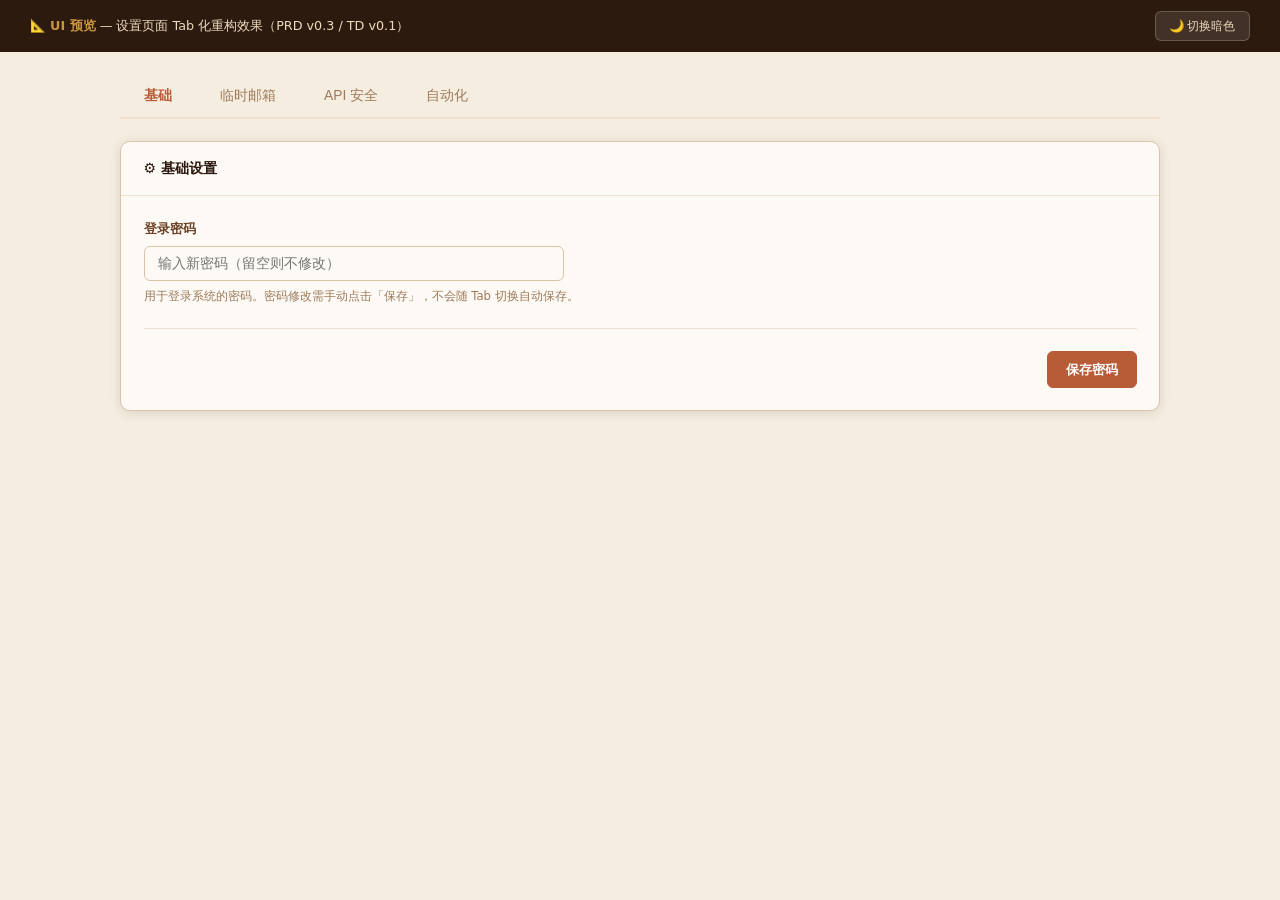
<file: docs/FD/2026-04-04-设置页面UI重构-预览.html>
<!DOCTYPE html>
<html lang="zh-CN">
<head>
<meta charset="UTF-8">
<meta name="viewport" content="width=device-width, initial-scale=1.0">
<title>设置页面 UI 重构预览 — Tab 化 + 临时邮箱配置区分离</title>
<style>
/* ============================================================
   复刻项目真实设计系统 CSS 变量
   ============================================================ */
:root {
  --clr-primary:        #B85C38;
  --clr-primary-dark:   #8E3E22;
  --clr-primary-light:  #D4795A;
  --clr-accent:         #C8963E;
  --clr-jade:           #3A7D44;
  --clr-danger:         #C0392B;
  --clr-success:        #27AE60;
  --clr-warn:           #E67E22;

  --bg:                 #F5EDE0;
  --bg-card:            #FDFAF5;
  --bg-sidebar:         #2C1A0E;
  --bg-secondary:       #F0E8D8;
  --text:               #2C1810;
  --text-secondary:     #6B4226;
  --text-muted:         #9E7A5A;
  --border:             #D9C4A8;
  --border-light:       #EDE0CE;
  --bg-hover:           rgba(184,92,56,0.06);
  --shadow:             rgba(44, 24, 16, 0.12);

  --font-sans: 'PingFang SC', 'Noto Sans SC', 'Microsoft YaHei', system-ui, sans-serif;
  --font-mono: 'JetBrains Mono', Consolas, 'Courier New', monospace;
  --radius:     10px;
  --radius-sm:  6px;
  --transition: 0.22s ease;
}

[data-theme="dark"] {
  --bg:             #1A1208;
  --bg-card:        #241A0F;
  --bg-secondary:   #1E1609;
  --text:           #EDD9BE;
  --text-secondary: #C9A97A;
  --text-muted:     #8C7058;
  --border:         #3D2C1E;
  --border-light:   #2E2014;
  --bg-hover:       rgba(184,92,56,0.1);
  --shadow:         rgba(0,0,0,0.4);
}

*, *::before, *::after { box-sizing: border-box; margin: 0; padding: 0; }
html { font-size: 15px; }
body {
  font-family: var(--font-sans);
  background: var(--bg);
  color: var(--text);
  min-height: 100vh;
  line-height: 1.6;
  transition: background 0.3s, color 0.3s;
}

/* ===== 顶部工具栏（预览用）===== */
.preview-toolbar {
  background: var(--bg-sidebar);
  color: #EDD9BE;
  padding: 0.75rem 2rem;
  display: flex;
  align-items: center;
  justify-content: space-between;
  font-size: 0.85rem;
}
.preview-toolbar strong { color: var(--clr-accent); }
.toolbar-right { display: flex; gap: 0.75rem; align-items: center; }
.btn-toggle-theme {
  background: rgba(255,255,255,0.1);
  border: 1px solid rgba(255,255,255,0.2);
  color: #EDD9BE;
  padding: 0.35rem 0.9rem;
  border-radius: 6px;
  cursor: pointer;
  font-size: 0.82rem;
}
.btn-toggle-theme:hover { background: rgba(255,255,255,0.18); }

/* ===== 主内容区 ===== */
.content-wrapper {
  padding: 1.5rem 2rem;
  max-width: 1100px;
  margin: 0 auto;
}

/* ===== Card ===== */
.card {
  background: var(--bg-card);
  border: 1px solid var(--border);
  border-radius: var(--radius);
  box-shadow: 0 2px 12px var(--shadow);
  margin-bottom: 1rem;
  overflow: hidden;
}
.card-header {
  padding: 1rem 1.5rem;
  border-bottom: 1px solid var(--border-light);
  display: flex;
  align-items: center;
  justify-content: space-between;
}
.card-title {
  font-size: 0.95rem;
  font-weight: 700;
  color: var(--text);
}
.card-body { padding: 1.5rem; }

/* ===== Tab 导航 ===== */
.settings-tab-nav {
  display: flex;
  border-bottom: 2px solid var(--border-light);
  margin-bottom: 1.5rem;
  overflow-x: auto;
  gap: 0;
}
.settings-tab {
  padding: 0.8rem 1.6rem;
  background: none;
  border: none;
  border-bottom: 2px solid transparent;
  margin-bottom: -2px;
  font-size: 0.92rem;
  font-weight: 500;
  color: var(--text-muted);
  cursor: pointer;
  position: relative;
  white-space: nowrap;
  transition: color 0.2s, border-color 0.2s;
}
.settings-tab:hover { color: var(--text); }
.settings-tab.active {
  color: var(--clr-primary);
  font-weight: 700;
  border-bottom-color: var(--clr-primary);
}

/* ===== Tab 内容切换 ===== */
.settings-tab-pane { display: none; }
.settings-tab-pane.active { display: block; }

/* ===== 表单样式 ===== */
.form-group { margin-bottom: 1.25rem; }
.form-label {
  display: block;
  font-size: 0.88rem;
  font-weight: 600;
  color: var(--text-secondary);
  margin-bottom: 0.45rem;
}
.form-input {
  width: 100%;
  padding: 0.55rem 0.9rem;
  border: 1px solid var(--border);
  border-radius: var(--radius-sm);
  background: var(--bg-card);
  color: var(--text);
  font-size: 0.9rem;
  font-family: inherit;
  transition: border-color 0.2s, box-shadow 0.2s;
  outline: none;
}
.form-input:focus {
  border-color: var(--clr-primary-light);
  box-shadow: 0 0 0 3px rgba(184,92,56,0.12);
}
textarea.form-input {
  resize: vertical;
  font-family: var(--font-mono);
  font-size: 0.84rem;
}
.form-hint {
  font-size: 0.78rem;
  color: var(--text-muted);
  margin-top: 0.4rem;
}

/* ===== 只读字段 ===== */
.readonly-wrap { position: relative; }
.readonly-badge {
  position: absolute;
  right: 10px;
  top: 50%;
  transform: translateY(-50%);
  font-size: 0.8rem;
  color: var(--text-muted);
  pointer-events: none;
}
.form-input.readonly-field {
  background: var(--bg-secondary) !important;
  border-color: var(--border-light) !important;
  color: var(--text-muted);
  cursor: not-allowed;
  padding-right: 2.2rem;
}
textarea.readonly-field { padding-right: 0.9rem; }
.readonly-hint {
  font-size: 0.76rem;
  color: var(--clr-jade);
  margin-top: 0.35rem;
  display: flex;
  align-items: center;
  gap: 0.3rem;
}

/* ===== Provider 单选按钮组 ===== */
.provider-radio-group {
  display: flex;
  gap: 1rem;
  flex-wrap: wrap;
}
.provider-radio { flex: 1; min-width: 220px; cursor: pointer; }
.provider-radio input[type="radio"] { display: none; }
.provider-radio-label {
  display: flex;
  align-items: center;
  gap: 0.85rem;
  padding: 1rem 1.2rem;
  border: 2px solid var(--border);
  border-radius: var(--radius);
  background: var(--bg-card);
  transition: border-color 0.2s, background 0.2s;
  cursor: pointer;
  user-select: none;
}
.provider-radio-label:hover {
  border-color: var(--clr-primary-light);
  background: var(--bg-hover);
}
.provider-radio input[type="radio"]:checked + .provider-radio-label {
  border-color: var(--clr-primary);
  background: rgba(184,92,56,0.05);
  box-shadow: 0 0 0 3px rgba(184,92,56,0.10);
}
.provider-radio-dot {
  width: 18px;
  height: 18px;
  border-radius: 50%;
  border: 2px solid var(--border);
  flex-shrink: 0;
  display: flex;
  align-items: center;
  justify-content: center;
  transition: border-color 0.2s;
}
.provider-radio input[type="radio"]:checked + .provider-radio-label .provider-radio-dot {
  border-color: var(--clr-primary);
  background: var(--clr-primary);
  box-shadow: inset 0 0 0 3px var(--bg-card);
}
.provider-radio-info { display: flex; flex-direction: column; }
.provider-name { font-size: 0.92rem; font-weight: 700; color: var(--text); }
.provider-desc { font-size: 0.78rem; color: var(--text-muted); margin-top: 0.15rem; }

/* ===== 按钮 ===== */
.btn {
  display: inline-flex;
  align-items: center;
  gap: 0.4rem;
  padding: 0.55rem 1.2rem;
  border-radius: var(--radius-sm);
  font-size: 0.88rem;
  font-weight: 600;
  border: 1px solid transparent;
  cursor: pointer;
  transition: all 0.2s;
  font-family: inherit;
}
.btn-primary {
  background: var(--clr-primary);
  color: #fff;
  border-color: var(--clr-primary);
}
.btn-primary:hover { background: var(--clr-primary-dark); border-color: var(--clr-primary-dark); }
.btn-secondary {
  background: var(--bg-card);
  color: var(--clr-primary);
  border-color: var(--border);
}
.btn-secondary:hover { border-color: var(--clr-primary-light); background: var(--bg-hover); }
.btn-sm { padding: 0.38rem 0.85rem; font-size: 0.82rem; }

/* ===== 同步状态提示 ===== */
.sync-status {
  display: flex;
  align-items: center;
  gap: 0.5rem;
  padding: 0.6rem 1rem;
  background: rgba(58,125,68,0.08);
  border: 1px solid rgba(58,125,68,0.25);
  border-radius: var(--radius-sm);
  font-size: 0.82rem;
  color: var(--clr-jade);
  margin-bottom: 1rem;
}

/* ===== 自动保存提示条 ===== */
.autosave-banner {
  display: flex;
  align-items: center;
  gap: 0.7rem;
  padding: 0.7rem 1.2rem;
  background: rgba(200,150,62,0.1);
  border: 1px solid rgba(200,150,62,0.3);
  border-radius: var(--radius-sm);
  font-size: 0.82rem;
  color: var(--clr-accent);
  margin-bottom: 1rem;
}
.autosave-banner.error {
  background: rgba(192,57,43,0.08);
  border-color: rgba(192,57,43,0.25);
  color: var(--clr-danger);
}

/* ===== 分隔线 ===== */
.divider { border: none; border-top: 1px solid var(--border-light); margin: 1.5rem 0; }

/* ===== 子标题 ===== */
.section-title {
  font-size: 0.9rem;
  font-weight: 700;
  color: var(--text-muted);
  margin-bottom: 1rem;
  display: flex;
  align-items: center;
  gap: 0.5rem;
}

/* ===== tooltip ===== */
[title] { cursor: help; }

/* ===== 保存栏 ===== */
.save-bar {
  display: flex;
  justify-content: flex-end;
  gap: 0.75rem;
  padding-top: 1.5rem;
  border-top: 1px solid var(--border-light);
  margin-top: 1.5rem;
}
</style>
</head>
<body>

<!-- 预览工具栏 -->
<div class="preview-toolbar">
  <div>
    📐 <strong>UI 预览</strong> — 设置页面 Tab 化重构效果（PRD v0.3 / TD v0.1）
  </div>
  <div class="toolbar-right">
    <button class="btn-toggle-theme" onclick="toggleTheme()">🌙 切换暗色</button>
  </div>
</div>

<!-- 主内容区 -->
<div class="content-wrapper">

  <!-- Tab 导航栏 -->
  <div class="settings-tab-nav">
    <button class="settings-tab active" onclick="switchTab('basic', this)">基础</button>
    <button class="settings-tab" onclick="switchTab('temp-mail', this)">临时邮箱</button>
    <button class="settings-tab" onclick="switchTab('api-security', this)">API 安全</button>
    <button class="settings-tab" onclick="switchTab('automation', this)">自动化</button>
  </div>

  <!-- ==============================
       Tab 1: 基础
  ============================== -->
  <div class="settings-tab-pane active" id="tab-basic">
    <div class="card">
      <div class="card-header">
        <div class="card-title">⚙️ 基础设置</div>
      </div>
      <div class="card-body">
        <div class="form-group">
          <label class="form-label">登录密码</label>
          <input type="password" class="form-input" placeholder="输入新密码（留空则不修改）" style="max-width:420px;">
          <div class="form-hint">用于登录系统的密码。密码修改需手动点击「保存」，不会随 Tab 切换自动保存。</div>
        </div>
        <div class="save-bar">
          <button class="btn btn-primary">保存密码</button>
        </div>
      </div>
    </div>
  </div>

  <!-- ==============================
       Tab 2: 临时邮箱
  ============================== -->
  <div class="settings-tab-pane" id="tab-temp-mail">

    <!-- Provider 选择卡 -->
    <div class="card">
      <div class="card-body" style="padding-bottom: 1.25rem;">
        <div class="form-group" style="margin-bottom:0;">
          <label class="form-label">全局临时邮箱 Provider</label>
          <div style="font-size:0.78rem;color:var(--text-muted);margin-bottom:0.85rem;">
            决定 external API 和其他未明确指定 provider 的操作所使用的来源。生成邮箱时可在临时邮箱页面独立选择。
          </div>
          <div class="provider-radio-group">
            <label class="provider-radio">
              <input type="radio" name="provider" value="gptmail" onchange="switchProvider('gptmail')">
              <span class="provider-radio-label">
                <span class="provider-radio-dot"></span>
                <span class="provider-radio-info">
                  <span class="provider-name">🔧 GPTMail (Legacy Bridge)</span>
                  <span class="provider-desc">自建域名临时邮箱，手动配置 API 服务</span>
                </span>
              </span>
            </label>
            <label class="provider-radio">
              <input type="radio" name="provider" value="cf" checked onchange="switchProvider('cf')">
              <span class="provider-radio-label">
                <span class="provider-radio-dot"></span>
                <span class="provider-radio-info">
                  <span class="provider-name">☁ Cloudflare Temp Mail</span>
                  <span class="provider-desc">CF Worker 部署的临时邮箱，域名从 Worker 同步</span>
                </span>
              </span>
            </label>
          </div>
        </div>
      </div>
    </div>

    <!-- GPTMail 配置面板（默认隐藏，选 GPTMail 时显示）-->
    <div class="card" id="panel-gptmail" style="display:none;">
      <div class="card-header">
        <div class="card-title">🔧 GPTMail 配置</div>
      </div>
      <div class="card-body">
        <div class="form-group">
          <label class="form-label">API Base URL</label>
          <input type="text" class="form-input" value="https://gptmail.example.com" placeholder="https://mail.example.com">
          <div class="form-hint">上游临时邮箱服务地址，留空则使用默认配置。</div>
        </div>
        <div class="form-group">
          <label class="form-label">API Key</label>
          <input type="password" class="form-input" value="sk-****abcd" placeholder="输入临时邮箱 API Key" style="max-width:420px;">
          <div class="form-hint">用于鉴权的 API Key。</div>
        </div>
        <hr class="divider">
        <div class="form-group">
          <label class="form-label">可用域名（JSON）</label>
          <textarea class="form-input" rows="4" placeholder='[{"name":"mail.example.com","enabled":true}]'>[
  {"name": "mail.example.com", "enabled": true},
  {"name": "temp.example.net", "enabled": true}
]</textarea>
          <div class="form-hint">手动维护的可用域名白名单。支持字符串数组或 {name, enabled} 对象数组。</div>
        </div>
        <div class="form-group">
          <label class="form-label">默认域名</label>
          <input type="text" class="form-input" value="mail.example.com" placeholder="mail.example.com" style="max-width:420px;">
        </div>
        <div class="form-group">
          <label class="form-label">前缀规则（JSON）</label>
          <textarea class="form-input" rows="4">{
  "min_length": 1,
  "max_length": 32,
  "pattern": "^[a-z0-9][a-z0-9._-]*$"
}</textarea>
        </div>
        <div class="save-bar">
          <button class="btn btn-secondary btn-sm">重置</button>
          <button class="btn btn-primary">保存设置</button>
        </div>
      </div>
    </div>

    <!-- CF Worker 配置面板（默认显示，选 CF Worker 时显示）-->
    <div class="card" id="panel-cf">
      <div class="card-header">
        <div class="card-title">☁ Cloudflare Temp Email Worker 配置</div>
        <div style="font-size:0.78rem;color:var(--text-muted);">与 GPTMail 完全独立，互不覆盖</div>
      </div>
      <div class="card-body">

        <div class="form-group">
          <label class="form-label">CF Worker 部署地址</label>
          <input type="text" class="form-input" value="https://mail.yourname.workers.dev" placeholder="https://mail.yourname.workers.dev">
          <div class="form-hint">Cloudflare Worker 的部署 URL，不含尾部斜杠。</div>
        </div>
        <div class="form-group">
          <label class="form-label">CF Worker Admin 密码</label>
          <input type="password" class="form-input" value="••••••••" placeholder="CF Worker 的 ADMIN_PASSWORDS 值" style="max-width:420px;" autocomplete="off">
          <div class="form-hint">对应 CF Worker 环境变量 ADMIN_PASSWORDS 中的密码值。</div>
        </div>

        <hr class="divider">

        <!-- 同步操作区 -->
        <div class="form-group">
          <button type="button" class="btn btn-secondary" onclick="simulateSync()">
            ☁ 从 CF Worker 同步域名
          </button>
          <div class="form-hint" style="margin-top:0.5rem;">
            自动读取 CF Worker 的域名配置，同步至下方「已同步域名」和「默认域名」字段（只读展示）。
          </div>
        </div>

        <!-- 同步成功状态（演示用） -->
        <div class="sync-status" id="syncStatus">
          ✅ 上次同步：2026-04-04 14:30 — 已同步 3 个域名，默认：mail1.workers.dev
        </div>

        <!-- 只读：已同步域名 -->
        <div class="form-group">
          <label class="form-label">
            已同步域名列表
            <span style="font-size:0.75rem;color:var(--text-muted);font-weight:400;">（只读 — 由同步操作更新）</span>
          </label>
          <div class="readonly-wrap">
            <textarea class="form-input readonly-field" rows="4" readonly title="由 CF Worker 同步，不可手动修改">[
  {"name": "mail1.workers.dev", "enabled": true},
  {"name": "mail2.workers.dev", "enabled": true},
  {"name": "mail3.workers.dev", "enabled": true}
]</textarea>
          </div>
          <div class="readonly-hint">🔒 该字段由「从 CF Worker 同步域名」操作自动写入，不可手动修改</div>
        </div>

        <!-- 只读：默认域名 -->
        <div class="form-group">
          <label class="form-label">
            默认域名
            <span style="font-size:0.75rem;color:var(--text-muted);font-weight:400;">（只读 — 由同步操作更新）</span>
          </label>
          <div class="readonly-wrap">
            <input type="text" class="form-input readonly-field" value="mail1.workers.dev" readonly title="由 CF Worker 同步，不可手动修改" style="max-width:420px;">
            <span class="readonly-badge">🔒</span>
          </div>
          <div class="readonly-hint">🔒 该字段由「从 CF Worker 同步域名」操作自动写入，不可手动修改</div>
        </div>

        <!-- 可编辑：前缀规则 -->
        <div class="form-group">
          <label class="form-label">前缀规则（JSON）</label>
          <textarea class="form-input" rows="4">{
  "min_length": 1,
  "max_length": 32,
  "pattern": "^[a-z0-9][a-z0-9._-]*$"
}</textarea>
          <div class="form-hint">邮箱前缀格式校验规则，独立于 GPTMail 的前缀规则单独保存。</div>
        </div>

        <div class="save-bar">
          <button class="btn btn-secondary btn-sm">重置</button>
          <button class="btn btn-primary">保存设置</button>
        </div>
      </div>
    </div>

  </div>

  <!-- ==============================
       Tab 3: API 安全
  ============================== -->
  <div class="settings-tab-pane" id="tab-api-security">
    <div class="card">
      <div class="card-header">
        <div class="card-title">🔑 对外开放 API</div>
      </div>
      <div class="card-body">
        <div class="form-group">
          <label class="form-label">对外开放 API Key</label>
          <input type="password" class="form-input" value="sk-****efgh" placeholder="用于 /api/external/* 的 X-API-Key" style="max-width:420px;" autocomplete="off">
          <div class="form-hint">用于对外开放接口鉴权（请求头：X-API-Key）。如需禁用，可清空后保存。</div>
        </div>
        <div class="form-group">
          <label class="form-label">对外开放 API 多 Key 配置（JSON）</label>
          <textarea class="form-input" rows="6">[
  {
    "name": "partner-a",
    "api_key": "••••••••",
    "enabled": true,
    "allowed_emails": ["user@example.com"]
  }
]</textarea>
          <div class="form-hint">按调用方维护多个 Key、邮箱范围授权和启停状态。</div>
        </div>

        <hr class="divider">
        <div class="section-title">🛡️ 公网安全配置</div>

        <div class="form-group">
          <label style="display:flex;align-items:center;gap:8px;cursor:pointer;">
            <input type="checkbox" id="publicMode" onchange="togglePublicMode(this)">
            <span class="form-label" style="margin:0;">启用公网模式</span>
          </label>
          <div class="form-hint">关闭时（默认）仅做 API Key 鉴权；开启后额外启用 IP 白名单、限流、高风险端点禁用。</div>
        </div>

        <!-- 公网模式扩展项（折叠展示） -->
        <div id="publicModeExtra" style="display:none;padding:1rem;background:var(--bg-secondary);border-radius:8px;border:1px solid var(--border-light);">
          <div class="form-group">
            <label class="form-label">IP 白名单</label>
            <textarea class="form-input" rows="2" placeholder="每行一个 IP 或 CIDR"></textarea>
          </div>
          <div class="form-group">
            <label class="form-label">每分钟每 IP 限流</label>
            <div style="display:flex;align-items:center;gap:8px;">
              <input type="number" class="form-input" value="60" style="width:120px;">
              <span style="color:var(--text-muted);font-size:0.88rem;">次 / 分钟</span>
            </div>
          </div>
          <div class="form-group">
            <label style="display:flex;align-items:center;gap:8px;cursor:pointer;">
              <input type="checkbox">
              <span class="form-label" style="margin:0;">禁用 raw（原始内容）端点</span>
            </label>
          </div>
          <div class="form-group" style="margin-bottom:0;">
            <label style="display:flex;align-items:center;gap:8px;cursor:pointer;">
              <input type="checkbox">
              <span class="form-label" style="margin:0;">禁用 wait-message（等待新邮件）端点</span>
            </label>
          </div>
        </div>

        <div class="save-bar">
          <button class="btn btn-primary">保存设置</button>
        </div>
      </div>
    </div>
  </div>

  <!-- ==============================
       Tab 4: 自动化
  ============================== -->
  <div class="settings-tab-pane" id="tab-automation">

    <!-- Token 刷新 -->
    <div class="card" style="margin-bottom:1rem;">
      <div class="card-header">
        <div class="card-title">🔄 Token 刷新设置</div>
      </div>
      <div class="card-body">
        <div class="form-group">
          <label style="display:flex;align-items:center;gap:8px;cursor:pointer;">
            <input type="checkbox" checked>
            <span class="form-label" style="margin:0;">启用定时刷新</span>
          </label>
          <div class="form-hint">关闭后将不会自动执行定时刷新任务。</div>
        </div>
        <div class="form-group">
          <label class="form-label">刷新策略</label>
          <div style="display:flex;gap:16px;">
            <label style="display:flex;align-items:center;gap:6px;cursor:pointer;">
              <input type="radio" name="strategy" value="days" checked>
              <span>按天数</span>
            </label>
            <label style="display:flex;align-items:center;gap:6px;cursor:pointer;">
              <input type="radio" name="strategy" value="cron">
              <span>Cron 表达式</span>
            </label>
          </div>
        </div>
        <div class="form-group">
          <label class="form-label">定时刷新周期</label>
          <div style="display:flex;align-items:center;gap:8px;">
            <input type="number" class="form-input" value="30" style="width:120px;">
            <span style="color:var(--text-muted);font-size:0.88rem;">天</span>
          </div>
          <div class="form-hint">建议设置为 30 天，防止 Token 因 90 天不使用而过期。</div>
        </div>
        <div class="form-group" style="margin-bottom:0;">
          <label class="form-label">邮箱间刷新间隔</label>
          <div style="display:flex;align-items:center;gap:8px;">
            <input type="number" class="form-input" value="5" style="width:120px;">
            <span style="color:var(--text-muted);font-size:0.88rem;">秒</span>
          </div>
          <div class="form-hint">建议 5-10 秒，避免触发 API 限流。</div>
        </div>
      </div>
    </div>

    <!-- 自动轮询 -->
    <div class="card" style="margin-bottom:1rem;">
      <div class="card-header">
        <div class="card-title">🔔 自动轮询设置</div>
      </div>
      <div class="card-body">
        <div class="form-group">
          <label style="display:flex;align-items:center;gap:8px;cursor:pointer;">
            <input type="checkbox">
            <span class="form-label" style="margin:0;">启用自动轮询</span>
          </label>
          <div class="form-hint">开启后自动检查当前账号是否有新邮件。</div>
        </div>
        <div class="form-group">
          <label class="form-label">轮询间隔</label>
          <div style="display:flex;align-items:center;gap:8px;">
            <input type="number" class="form-input" value="10" style="width:120px;">
            <span style="color:var(--text-muted);font-size:0.88rem;">秒</span>
          </div>
        </div>
        <div class="form-group" style="margin-bottom:0;">
          <label class="form-label">轮询次数</label>
          <div style="display:flex;align-items:center;gap:8px;">
            <input type="number" class="form-input" value="5" style="width:120px;">
            <span style="color:var(--text-muted);font-size:0.88rem;">次（0 = 持续）</span>
          </div>
        </div>
      </div>
    </div>

    <!-- Email 通知 -->
    <div class="card">
      <div class="card-header">
        <div class="card-title">✉️ Email 通知</div>
      </div>
      <div class="card-body">
        <div class="form-group">
          <label style="display:flex;align-items:center;gap:8px;cursor:pointer;">
            <input type="checkbox">
            <span class="form-label" style="margin:0;">启用 Email 通知</span>
          </label>
          <div class="form-hint">启用后仅从新到达的邮件开始通知。</div>
        </div>
        <div class="form-group" style="margin-bottom:0;">
          <label class="form-label">接收通知邮箱</label>
          <input type="email" class="form-input" placeholder="输入接收通知的邮箱地址" style="max-width:420px;">
          <div class="form-hint">这里只配置 Email 渠道的接收邮箱。</div>
        </div>
        <div class="save-bar">
          <button class="btn btn-primary">保存设置</button>
        </div>
      </div>
    </div>

  </div>

</div><!-- /content-wrapper -->

<script>
// ===== 主题切换 =====
function toggleTheme() {
  const html = document.documentElement;
  const isDark = html.getAttribute('data-theme') === 'dark';
  html.setAttribute('data-theme', isDark ? '' : 'dark');
  document.querySelector('.btn-toggle-theme').textContent = isDark ? '🌙 切换暗色' : '☀️ 切换亮色';
}

// ===== Tab 切换（含自动保存模拟）=====
let currentTab = 'basic';
function switchTab(tabName, btnEl) {
  if (currentTab === tabName) return;
  const prev = currentTab;
  currentTab = tabName;

  // 更新 Tab 按钮
  document.querySelectorAll('.settings-tab').forEach(b => b.classList.remove('active'));
  btnEl.classList.add('active');

  // 更新内容区
  document.querySelectorAll('.settings-tab-pane').forEach(p => p.classList.remove('active'));
  document.getElementById('tab-' + tabName).classList.add('active');

  // 密码 Tab 不自动保存，其余模拟自动保存提示
  if (prev !== 'basic') {
    showAutosaveBanner(prev);
  }
}

function showAutosaveBanner(tabName) {
  const names = { basic:'基础', 'temp-mail':'临时邮箱', 'api-security':'API 安全', automation:'自动化' };
  const oldBanner = document.getElementById('autosave-banner');
  if (oldBanner) oldBanner.remove();
  const banner = document.createElement('div');
  banner.id = 'autosave-banner';
  banner.className = 'autosave-banner';
  banner.style.cssText = 'position:fixed;top:52px;left:50%;transform:translateX(-50%);z-index:9999;min-width:320px;';
  banner.innerHTML = `✅ 已自动保存「${names[tabName] || tabName}」的修改`;
  document.body.appendChild(banner);
  setTimeout(() => banner.remove(), 2200);
}

// ===== Provider 切换 =====
function switchProvider(val) {
  document.getElementById('panel-gptmail').style.display = (val === 'gptmail') ? 'block' : 'none';
  document.getElementById('panel-cf').style.display = (val === 'cf') ? 'block' : 'none';
}

// ===== 同步模拟 =====
function simulateSync() {
  const btn = event.target;
  btn.disabled = true;
  btn.textContent = '⏳ 同步中…';
  setTimeout(() => {
    btn.disabled = false;
    btn.textContent = '☁ 从 CF Worker 同步域名';
    document.getElementById('syncStatus').innerHTML =
      `✅ 上次同步：${new Date().toLocaleString()} — 已同步 3 个域名，默认：mail1.workers.dev`;
    alert('✅ 同步成功！域名字段已更新为只读展示。\n（真实环境中将从 CF Worker Admin API 读取数据）');
  }, 1200);
}

// ===== 公网模式切换 =====
function togglePublicMode(el) {
  document.getElementById('publicModeExtra').style.display = el.checked ? 'block' : 'none';
}
</script>
</body>
</html>
</file>
